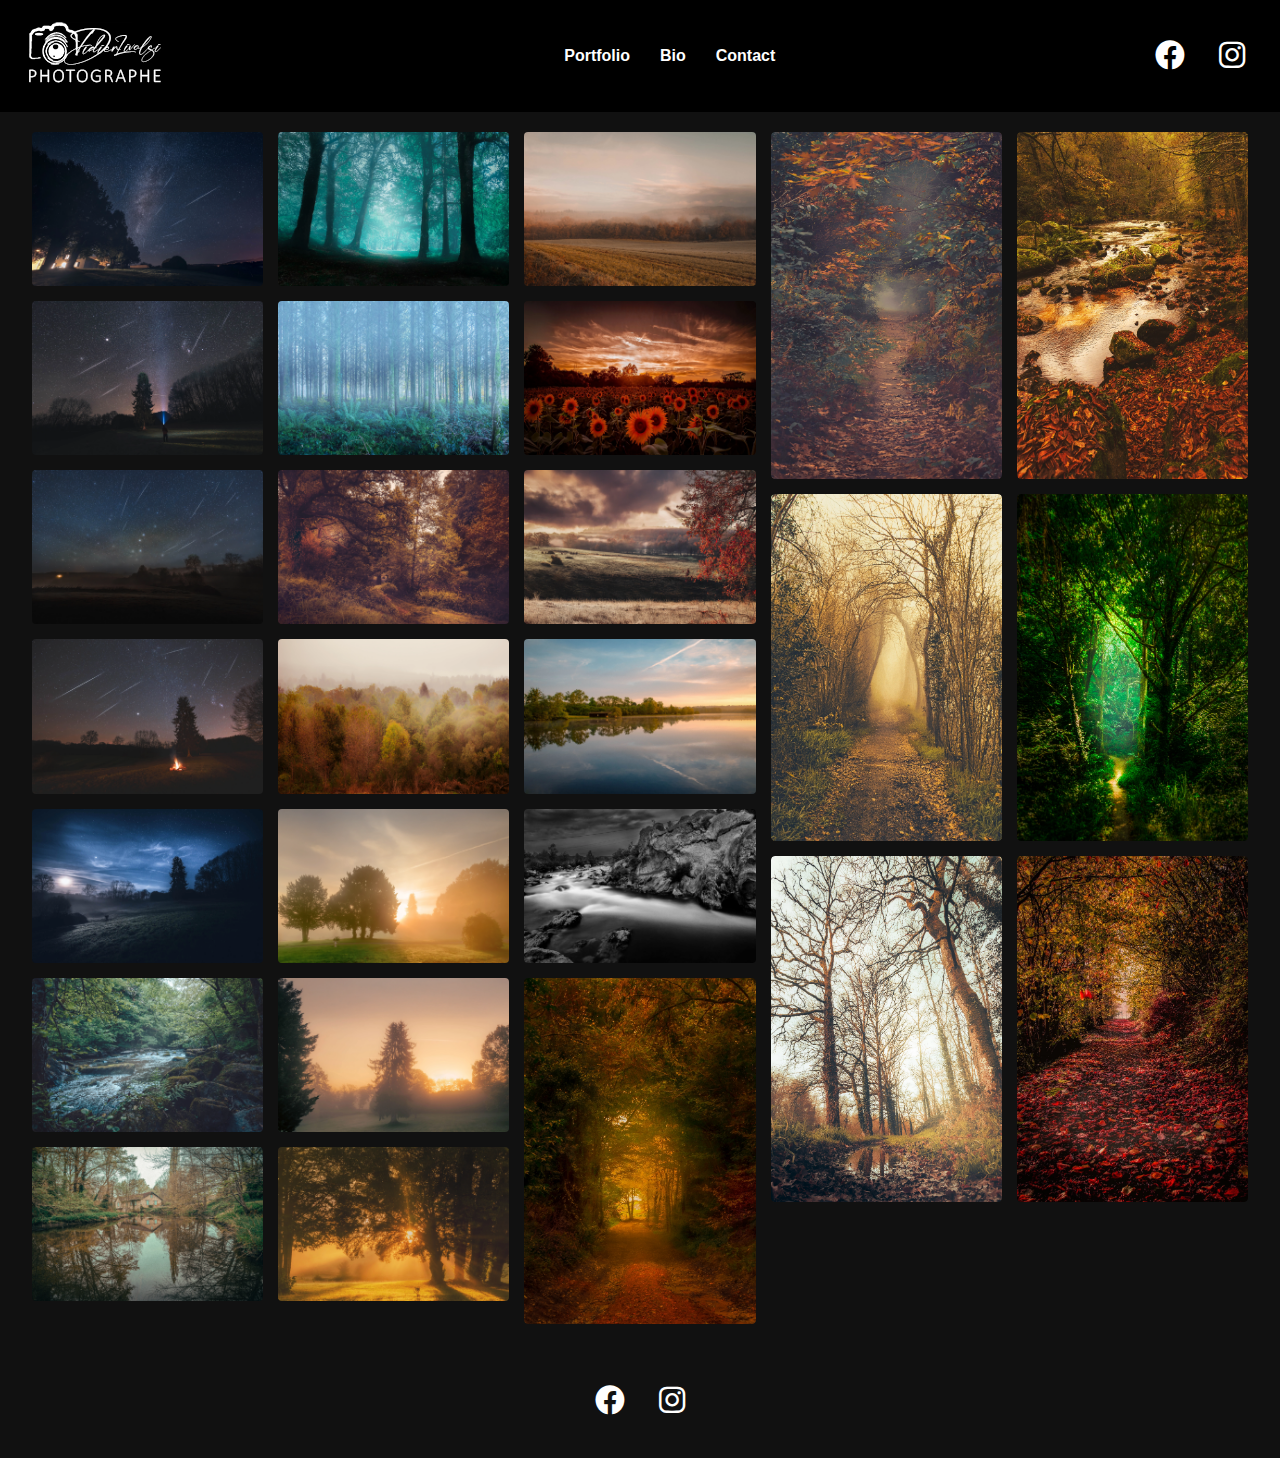
<file: index.html>
<!DOCTYPE html>
<html lang="fr">
<head>
    <meta charset="UTF-8">
    <meta name="viewport" content="width=device-width, initial-scale=1.0">
    <title>Portfolio Photographe</title>
    <link rel="stylesheet" href="style.css">
    <link rel="stylesheet" href="https://cdnjs.cloudflare.com/ajax/libs/font-awesome/6.0.0/css/all.min.css">
	<link rel="icon" type="image/png" href="icons/favicon-96x96.png" sizes="96x96" />
<link rel="icon" type="image/svg+xml" href="icons/favicon.svg" />
<link rel="shortcut icon" href="icons/favicon.ico" />
<link rel="apple-touch-icon" sizes="180x180" href="icons/apple-touch-icon.png" />
<meta name="apple-mobile-web-app-title" content="DLivolsiWeb" />
<link rel="manifest" href="icons/site.webmanifest" />
</head>
<body>
	<div id="toast-message">© Didier LIVOLSI - Images protégées par le droit d'auteur</div>
    <header>
        <nav>
            <div class="logo"><img src="images/logo2.webp" alt="Didier LIVOLSI Logo">
			</div>
            <ul>
                <li><a href="index.html">Portfolio</a></li>
                <li><a href="bio.html">Bio</a></li>
                <li><a href="contact.html">Contact</a></li>
            </ul>
			<div class="social-icons">
				<a href="https://facebook.com/DidierLivolsiPicture" target="_blank"><i class="fab fa-facebook"></i></a>
				<a href="https://instagram.com/didierlivolsi_picture" target="_blank"><i class="fab fa-instagram"></i></a>
			</div>
        </nav>
    </header>

    <main class="portfolio-grid">
        <div class="photo-item"><img src="images/photo1.webp" alt="Description" onclick="openLightbox(this)"></div>
        <div class="photo-item"><img src="images/photo2.webp" alt="Description" onclick="openLightbox(this)"></div>
        <div class="photo-item"><img src="images/photo3.webp" alt="Description" onclick="openLightbox(this)"></div>
        <div class="photo-item"><img src="images/photo4.webp" alt="Description" onclick="openLightbox(this)"></div>
		<div class="photo-item"><img src="images/photo5.webp" alt="Description" onclick="openLightbox(this)"></div>
        <div class="photo-item"><img src="images/photo6.webp" alt="Description" onclick="openLightbox(this)"></div>
        <div class="photo-item"><img src="images/photo7.webp" alt="Description" onclick="openLightbox(this)"></div>
        <div class="photo-item"><img src="images/photo8.webp" alt="Description" onclick="openLightbox(this)"></div>
		<div class="photo-item"><img src="images/photo9.webp" alt="Description" onclick="openLightbox(this)"></div>
        <div class="photo-item"><img src="images/photo10.webp" alt="Description" onclick="openLightbox(this)"></div>
        <div class="photo-item"><img src="images/photo11.webp" alt="Description" onclick="openLightbox(this)"></div>
		<div class="photo-item"><img src="images/photo12.webp" alt="Description" onclick="openLightbox(this)"></div>
        <div class="photo-item"><img src="images/photo13.webp" alt="Description" onclick="openLightbox(this)"></div>
        <div class="photo-item"><img src="images/photo14.webp" alt="Description" onclick="openLightbox(this)"></div>
		<div class="photo-item"><img src="images/photo15.webp" alt="Description" onclick="openLightbox(this)"></div>
        <div class="photo-item"><img src="images/photo16.webp" alt="Description" onclick="openLightbox(this)"></div>
        <div class="photo-item"><img src="images/photo17.webp" alt="Description" onclick="openLightbox(this)"></div>
		<div class="photo-item"><img src="images/photo18.webp" alt="Description" onclick="openLightbox(this)"></div>
        <div class="photo-item"><img src="images/photo19.webp" alt="Description" onclick="openLightbox(this)"></div>
		<div class="photo-item portrait"><img src="images/photo20.webp" alt="Description" onclick="openLightbox(this)"></div>
        <div class="photo-item portrait"><img src="images/photo21.webp" alt="Description" onclick="openLightbox(this)"></div>
		<div class="photo-item portrait"><img src="images/photo22.webp" alt="Description" onclick="openLightbox(this)"></div>
        <div class="photo-item portrait"><img src="images/photo23.webp" alt="Description" onclick="openLightbox(this)"></div>
        <div class="photo-item portrait"><img src="images/photo24.webp" alt="Description" onclick="openLightbox(this)"></div>
		<div class="photo-item portrait"><img src="images/photo25.webp" alt="Description" onclick="openLightbox(this)"></div>
        <div class="photo-item portrait"><img src="images/photo26.webp" alt="Description" onclick="openLightbox(this)"></div>
    </main>

    <div id="lightbox" class="lightbox" onclick="closeLightbox()">
        <span class="close">&times;</span>
        <img class="lightbox-content" id="lightbox-img">
    </div>

    <footer>
        <div class="social-icons">
            <a href="https://facebook.com/DidierLivolsiPicture" target="_blank"><i class="fab fa-facebook"></i></a>
            <a href="https://instagram.com/didierlivolsi_picture" target="_blank"><i class="fab fa-instagram"></i></a>
        </div>
    </footer>

    <script src="script.js"></script>
	<script>
  // Bloque le clic droit sur tout le site
  document.addEventListener('contextmenu', event => event.preventDefault());

  // Empêche le raccourci CTRL+S (Sauvegarder)
  document.addEventListener('keydown', e => {
    if (e.ctrlKey && (e.key === 's' || e.key === 'S')) {
      e.preventDefault();
    }
  });
</script>

<script>
  // On attend que le document soit chargé
  document.addEventListener('DOMContentLoaded', function() {
      
      document.addEventListener('contextmenu', function(e) {
          e.preventDefault(); // Bloque le menu
          
          var toast = document.getElementById("toast-message");
          
          // Debugging : affiche un message dans la console (F12) pour vérifier si ça tourne
          console.log("Clic droit détecté, tentative d'affichage du toast");

          if(toast) {
              toast.classList.add("show");
              
              setTimeout(function(){ 
                  toast.classList.remove("show");
              }, 3000);
          } else {
              console.error("L'élément #toast-message n'a pas été trouvé dans le HTML !");
          }
      }, false);
      
  });
</script>
</body>
</html>
</file>
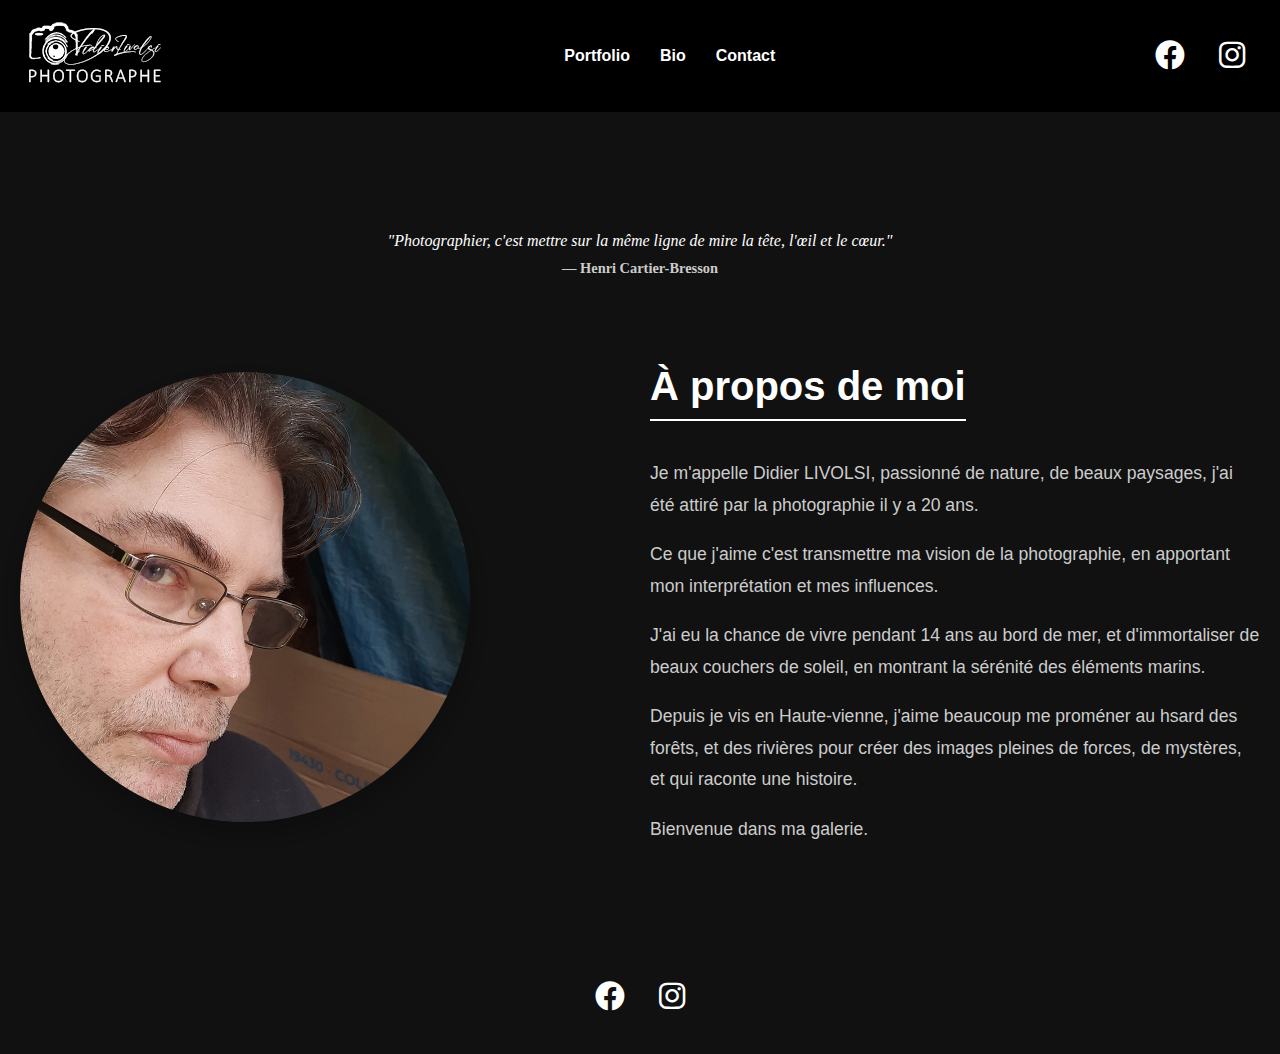
<file: bio.html>
<!DOCTYPE html>
<html lang="fr">
<head>
    <meta charset="UTF-8">
    <meta name="viewport" content="width=device-width, initial-scale=1.0">
    <title>Bio - Photographe</title>
    <link rel="stylesheet" href="style.css">
    <link rel="stylesheet" href="https://cdnjs.cloudflare.com/ajax/libs/font-awesome/6.0.0/css/all.min.css">
	<link rel="icon" type="image/png" href="/icons/favicon-96x96.png" sizes="96x96" />
<link rel="icon" type="image/svg+xml" href="icons/favicon.svg" />
<link rel="shortcut icon" href="icons/favicon.ico" />
<link rel="apple-touch-icon" sizes="180x180" href="icons/apple-touch-icon.png" />
<meta name="apple-mobile-web-app-title" content="DLivolsiWeb" />
<link rel="manifest" href="icons/site.webmanifest" />
</head>
<body>

    <header>
        <nav>
            <div class="logo">
			<img src="images/logo2.webp" alt="Didier LIVOLSI Logo">
			</div>
            <ul>
                <li><a href="index.html">Portfolio</a></li>
                <li><a href="bio.html">Bio</a></li>
                <li><a href="contact.html">Contact</a></li>
            </ul>
		 <div class="social-icons">
             <a href="https://facebook.com/didierlivolsi_picture" target="_blank"><i class="fab fa-facebook"></i></a>
            <a href="https://instagram.com/didierlivolsi_picture" target="_blank"><i class="fab fa-instagram"></i></a>
        </div>
        </nav>
	</header>

    <section class="bio-container">
		<blockquote class="bio-quote fade-in">
			"Photographier, c'est mettre sur la même ligne de mire la tête, l'œil et le cœur."
			<cite>— Henri Cartier-Bresson</cite>
		</blockquote>
			<div class="bio-content">
				<div class="bio-image fade-in">
					<img src="images/mon-portrait.webp" alt="Portrait du photographe">
				</div>
            
				<div class="bio-text fade-in">
					<h1>À propos de moi</h1>
					<p>Je m'appelle Didier LIVOLSI, passionné de nature, de beaux paysages, j'ai été attiré par la photographie il y a 20 ans.</p>
					<p>Ce que j'aime c'est transmettre ma vision de la photographie, en apportant mon interprétation et mes influences.</p>
					<p>J'ai eu la chance de vivre pendant 14 ans au bord de mer, et d'immortaliser de beaux couchers de soleil, en montrant la sérénité des éléments marins.</p>
					<p>Depuis je vis en Haute-vienne, j'aime beaucoup me proméner au hsard des forêts, et des rivières pour créer
					des images pleines de forces, de mystères, et qui raconte une histoire.</p>
					<p>Bienvenue dans ma galerie.</p>
				</div>
			</div>
    </section>

    <footer>
        <div class="social-icons">
             <a href="https://facebook.com/didierlivolsi_picture" target="_blank"><i class="fab fa-facebook"></i></a>
            <a href="https://instagram.com/didierlivolsi_picture" target="_blank"><i class="fab fa-instagram"></i></a>
        </div>
    </footer>

</body>
</html>
</file>
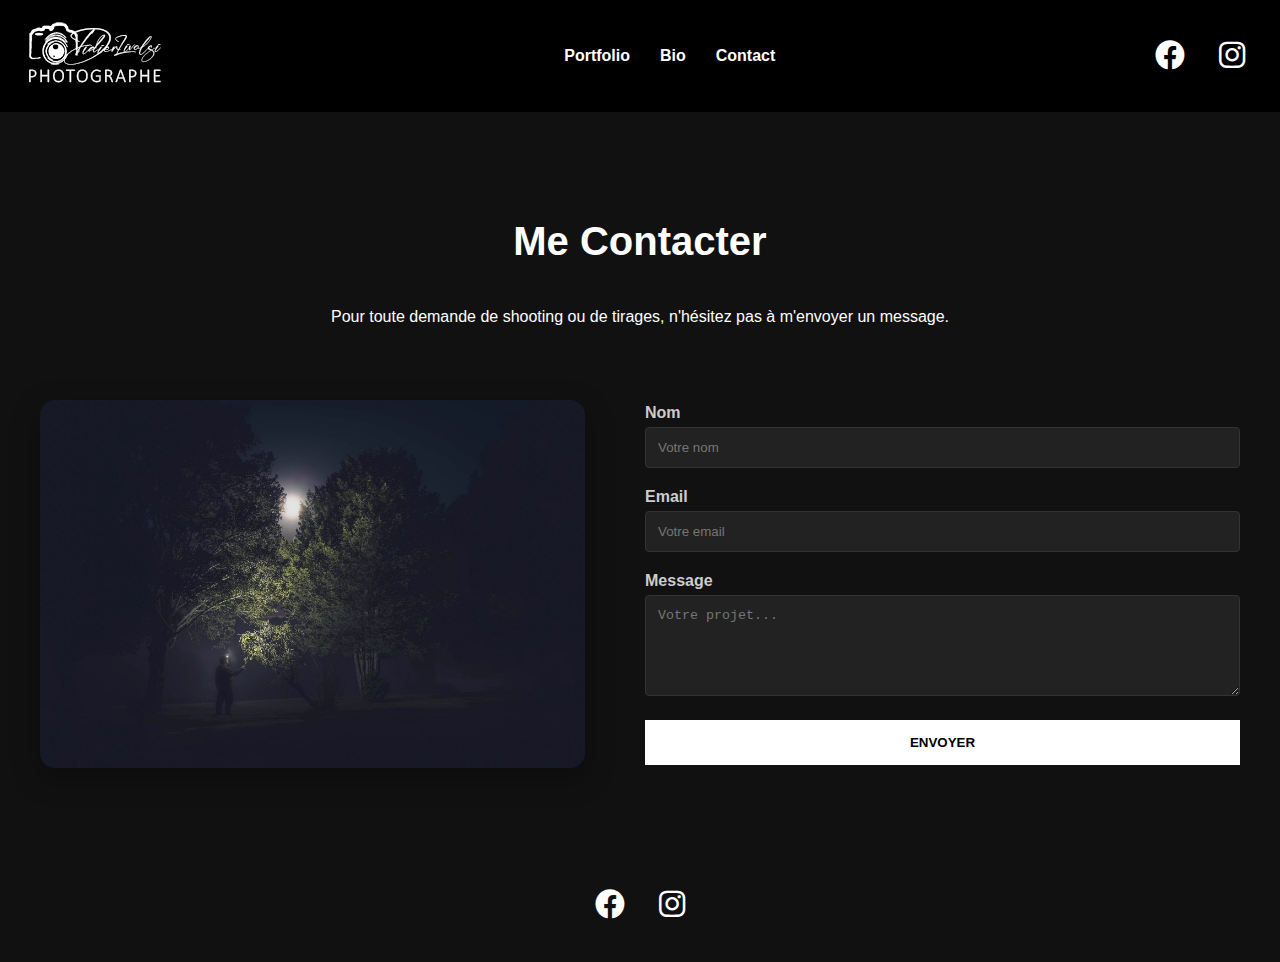
<file: contact.html>
<!DOCTYPE html>
<html lang="fr">
<head>
    <meta charset="UTF-8">
    <meta name="viewport" content="width=device-width, initial-scale=1.0">
    <title>Contact - Photographe</title>
    <link rel="stylesheet" href="style.css">
    <link rel="stylesheet" href="https://cdnjs.cloudflare.com/ajax/libs/font-awesome/6.0.0/css/all.min.css">
	<link rel="icon" type="image/png" href="icons/favicon-96x96.png" sizes="96x96" />
<link rel="icon" type="image/svg+xml" href="icons/favicon.svg" />
<link rel="shortcut icon" href="icons/favicon.ico" />
<link rel="apple-touch-icon" sizes="180x180" href="icons/apple-touch-icon.png" />
<meta name="apple-mobile-web-app-title" content="DLivolsiWeb" />
<link rel="manifest" href="icons/site.webmanifest" />
</head>
<body>

    <header>
        <nav>
            <div class="logo">
			<img src="images/logo2.webp" alt="Didier LIVOLSI Logo">
			</div>
            <ul>
                <li><a href="index.html">Portfolio</a></li>
                <li><a href="bio.html">Bio</a></li>
                <li><a href="contact.html">Contact</a></li>
            </ul>
			<div class="social-icons">
            <a href="https://facebook.com/didierlivolsi_picture" target="_blank"><i class="fab fa-facebook"></i></a>
            <a href="https://instagram.com/didierlivolsi_picture" target="_blank"><i class="fab fa-instagram"></i></a>
        </div>
        </nav>
    </header>

    <section class="contact-container">
        <h1>Me Contacter</h1>
		<br>
        <p>Pour toute demande de shooting ou de tirages, n'hésitez pas à m'envoyer un message.</p>
		<br>
        <div class="contact-content">
        <div class="contact-image">
            <img src="images/photo-contact.webp" alt="Ambiance photographie">
        </div>

        <form id="contact-form" action="https://api.web3forms.com/submit" method="POST">
			<input type="hidden" name="access_key" value="ca61c7e6-5921-4a59-b544-267a342f9dd6">
			<input type="hidden" name="redirect" value="https://didierlivolsi.fr/merci.html">
			<input type="hidden" name="from_name" value="Contact Site Didier Livolsi">
            <div class="form-group">
                <label for="name">Nom</label>
                <input type="text" id="name" name="name" placeholder="Votre nom" required>
            </div>
            
            <div class="form-group">
                <label for="email">Email</label>
                <input type="email" id="email" name="email" placeholder="Votre email" required>
            </div>

            <div class="form-group">
                <label for="message">Message</label>
                <textarea id="message" name="message" rows="5" placeholder="Votre projet..." required></textarea>
            </div>
			
			<input type="checkbox" name="botcheck" class="hidden" style="display: none;">

            <button type="submit" class="btn-submit">Envoyer</button>
        </form>
    </div>
    </section>

    <footer>
        <div class="social-icons">
            <a href="https://facebook.com/didierlivolsi_picture" target="_blank"><i class="fab fa-facebook"></i></a>
            <a href="https://instagram.com/didierlivolsi_picture" target="_blank"><i class="fab fa-instagram"></i></a>
        </div>
    </footer>

</body>
</html>
</file>
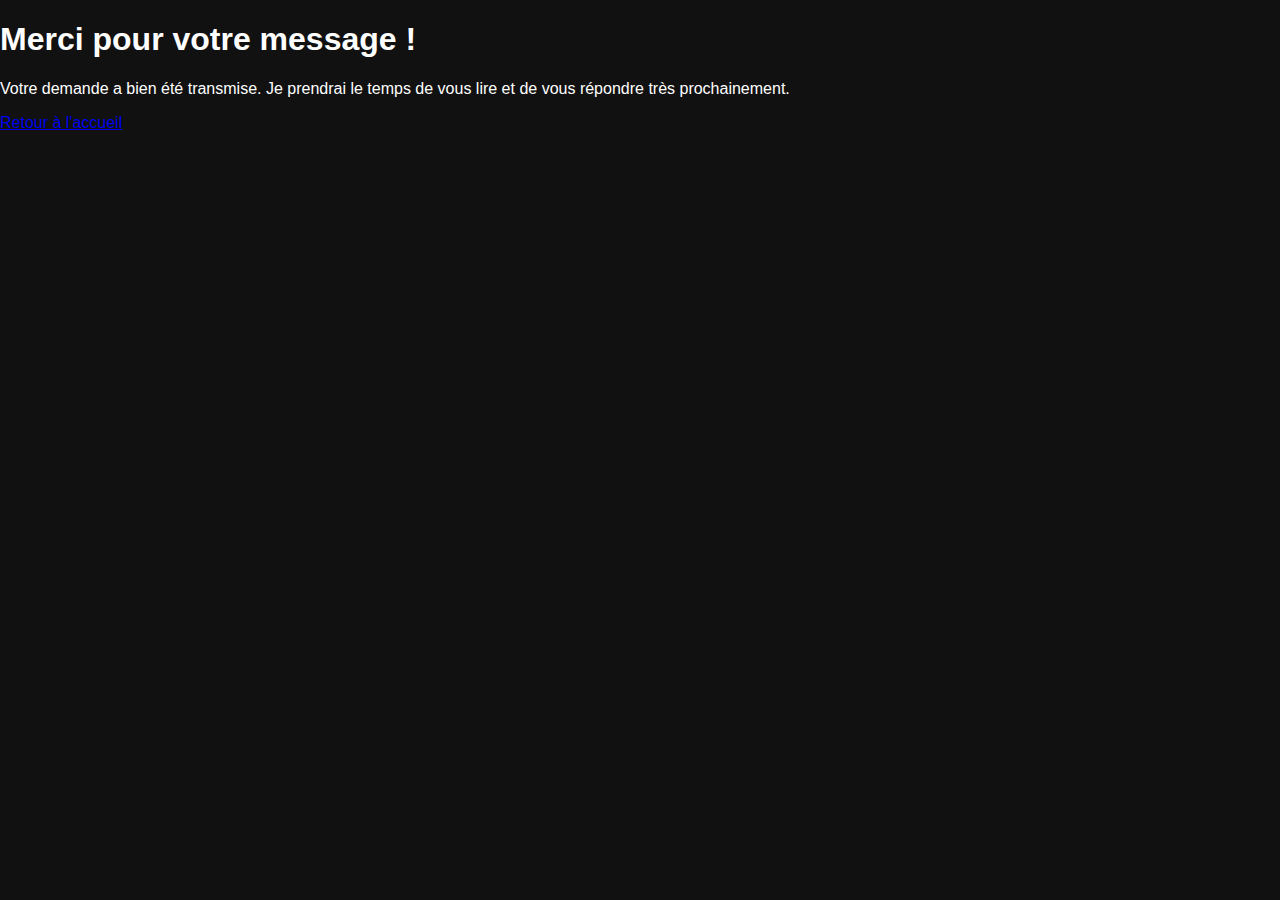
<file: merci.html>
<!DOCTYPE html>
<html lang="fr">
<head>
    <meta charset="UTF-8">
    <title>Merci - Didier Livolsi</title>
    <link rel="stylesheet" href="style.css">
    <link rel="stylesheet" href="https://cdnjs.cloudflare.com/ajax/libs/font-awesome/6.0.0/css/all.min.css">
</head>
<body>

    <main class="thank-you-container">
        <h1>Merci pour votre message !</h1>
        <p>Votre demande a bien été transmise. Je prendrai le temps de vous lire et de vous répondre très prochainement.</p>
        <a href="index.html" class="btn-home">Retour à l'accueil</a>
    </main>

    </body>
</html>
</file>
<file: style.css>
/* Styles Généraux */
body {
    font-family: 'Helvetica', Arial, sans-serif;
    margin: 0;
    background-color: #111; /* Fond sombre pour faire ressortir les photos */
    color: #fff;
}

/* Navigation */
header {
    padding: 20px;
    background: #000;
	display: flex;
    justify-content: center; /* Centre le contenu horizontalement */
}

nav {
    display: flex;
    justify-content: space-between;
    align-items: center;
	width: 100%;
    max-width: 1400px; /* Aligné sur la largeur de votre .bio-container */
    margin: 0 auto;    /* Centre le bloc nav lui-même */
}

nav ul {
    list-style: none;
    display: flex;
	margin: 0;
    padding: 0;
}

nav ul li { margin-left: 30px; }

nav ul li a {
    color: white;
    text-decoration: none;
    font-weight: bold;
	transition: color 0.3s ease;
}

nav ul li a:hover {
    color: #ccc; /* Petit effet au survol */
}

/* Grille Responsive (s'adapte automatiquement) */
.portfolio-grid {
    column-count: 5;
	/* On définit que chaque colonne fait au minimum 200px, 
       mais ne peut pas dépasser environ 20% (100/5) de la largeur totale */
    grid-template-columns: repeat(auto-fill, minmax(calc(20% - 15px), 1fr));
    column-gap: 15px;
    padding: 20px 10px;
	/* ÉLÉMENTS CLÉS POUR LE CENTRAGE */
    max-width: 1400px;  /* Limite la largeur pour ne pas que les 5 photos soient trop étirées */
    margin: 0 auto;     /* Centre le bloc horizontalement sur la page */
    width: 95%;         /* Permet d'avoir une marge de sécurité sur les petits écrans */
	justify-content: center; /* Centre les éléments si la ligne n'est pas complète */
	align-items: end; /* Aligne toutes les images sur la ligne du bas pour un effet galerie photo */
}

/* Optionnel : Ajustement pour les petits écrans (Tablettes / Mobiles) */
@media (max-width: 1200px) {
    .portfolio-grid {
        /* On passe à 3 photos max sur tablettes */
        grid-template-columns: repeat(auto-fill, minmax(calc(33.33% - 15px), 1fr));
    }
}

@media (max-width: 600px) {
    .portfolio-grid {
        /* On passe à 1 ou 2 photos sur mobile */
        grid-template-columns: repeat(auto-fill, minmax(calc(50% - 15px), 1fr));
    }
}

.photo-item {
	break-inside : avoid; /* TRÈS IMPORTANT : Empêche la photo de se couper entre deux colonnes */
	margin-bottom: 15px; /* Espace vertical entre les photos */
	position: relative;
    overflow: hidden; /* Pour que le zoom et le voile ne dépassent pas des bords */
    border-radius: 4px;
    cursor: pointer;
}

/*On crée le voile gris (invisible par défaut) */
.photo-item::after {
    content: "";
    position: absolute;
    top: 0;
    left: 0;
    width: 100%;
    height: 100%;
    background-color: rgba(128, 128, 128, 0.6); /* Gris avec 60% d'opacité */
    opacity: 0; /* Invisible au départ */
    transition: opacity 0.3s ease;
    pointer-events: none; /* Permet de cliquer sur l'image à travers le voile */
    z-index: 2;
}

.photo-item img {	
    width: 100%;
	/* On définit le format paysage ici */
	aspect-ratio: 3 / 2;
	/* Le object-fit: cover est essentiel : il remplit le cadre sans déformer l'image */
    object-fit: cover;
	display: block;
    cursor: pointer;
    transition: transform 0.3s ease /* On prépare la transition pour le transform ET le filtre */
	border-radius: 4px; /* Optionnel : pour adoucir les angles */
	z-index: 1;
	/* Empêche le menu contextuel sur certains navigateurs mobiles */
    -webkit-touch-callout: none;
    /* Empêche de glisser l'image */
    user-select: none;
    -webkit-user-drag: none;
}

.photo-item img:hover { 
	transform: scale(1.05); 
}

.photo-item:hover::after {
	background-color: rgba(128, 128, 128, 0.6); /* Devient gris au survol */
    opacity: 1; /* Le voile gris apparaît */
}

/* Classe spécifique pour les photos verticales */
.photo-item.portrait img {
    aspect-ratio: 2 / 3; /* Format portrait classique (inverse du 3/2) */
	object-fit: cover;
    cursor: pointer;
    transition: transform 0.3s ease;
	border-radius: 4px; /* Optionnel : pour adoucir les angles */
}



/* Effet Lightbox (Photo en grand) */
.lightbox {
    display: none;
    position: fixed;
    z-index: 1000;
    left: 0;
    top: 0;
    width: 100%;
    height: 100%;
    background-color: rgba(0, 0, 0, 0.9); /* Transparence noire derrière */
    justify-content: center;
    align-items: center;
}

.lightbox-content {
    max-width: 90%;
    max-height: 80%;
    box-shadow: 0 0 20px rgba(255,255,255,0.2);
}

.close {
    position: absolute;
    top: 20px;
    right: 35px;
    color: #fff;
    font-size: 40px;
    cursor: pointer;
}

/* Footer */
footer {
    text-align: center;
    padding: 40px;
}

.social-icons a {
    color: white;
    font-size: 30px;
    margin: 0 15px;
    transition: color 0.3s;
}

.social-icons a:hover { color: #ccc; }


/* Styles pour la page Contact */
.contact-container {
    max-width: 1200px;
    margin: 60px auto;
    padding: 20px;
    text-align: center; /* Centre le titre et l'introduction */
}

.contact-content {
    display: flex;
    align-items: stretch; /* Fait en sorte que l'image et le formulaire aient la même hauteur */
    gap: 60px;            /* Espace entre l'image et le formulaire */
    margin-top: 40px;
    text-align: left;     /* Aligne le texte du formulaire à gauche */
    flex-wrap: wrap;      /* Empilement automatique sur mobile */
}

.contact-image {
    flex: 1 1 400px;      /* Largeur flexible avec un minimum de 400px */
}

.contact-image img {
    width: 100%;
    height: 100%;
    object-fit: cover;    /* Remplit tout l'espace proprement */
    border-radius: 15px;  /* Bords arrondis comme sur la bio */
    box-shadow: 0 10px 30px rgba(0,0,0,0.3);
}

.contact-container h1 {
    font-size: 2.5rem;
    margin-bottom: 10px;
}

#contact-form {
    flex: 1 1 450px;      /* Le formulaire prend un peu plus d'espace */
    display: flex;
    flex-direction: column;
    justify-content: center;
}

/* Ajustement pour mobile */
@media (max-width: 768px) {
    .contact-content {
        flex-direction: column;
        gap: 30px;
    }
    
    .contact-image {
        flex: 1 1 auto;
        height: 300px; /* Hauteur fixe pour l'image sur mobile */
    }
}

.form-group {
    margin-bottom: 20px;
}

.form-group label {
    display: block;
    margin-bottom: 5px;
    font-weight: bold;
    color: #ccc;
}

.form-group input, .form-group textarea {
    width: 100%;
    padding: 12px;
    border: 1px solid #333;
    background: #222;
    color: white;
    border-radius: 4px;
    box-sizing: border-box; /* Important pour que le padding n'élargisse pas le champ */
}

.form-group input:focus, .form-group textarea:focus {
    outline: none;
    border-color: #fff;
}

.btn-submit {
    width: 100%;
    padding: 15px;
    background-color: #fff;
    color: #000;
    border: none;
    font-weight: bold;
    text-transform: uppercase;
    cursor: pointer;
    transition: background 0.3s;
}

.btn-submit:hover {
    background-color: #ccc;
}

/* Styles pour la page Bio */
.bio-container {
    max-width: 1400px;
    margin: 80px auto;
    padding: 20px;
}

.bio-content {
    display: flex;
    align-items: center; /* Aligne le haut de la photo et du texte */
    gap: 180px;           /* Espace entre l'image et le texte */
    flex-wrap: wrap;     /* Permet le passage à la ligne sur mobile */
}

.bio-image {
    flex: 0 1 450px;    /* L'image prendra au moins 400px si possible */
}

.bio-image img {
    width: 100%;
    height: 100%;
	object-fit: cover;
    border-radius: 50%; /* Optionnel : léger arrondi */
    filter: grayscale(20%); /* Optionnel : style artistique */
	box-shadow: 0 10px 30px rgba(0,0,0,0.3); /* AJOUT : Une légère ombre portée pour donner du relief à la photo */
}

.bio-text {
    flex: 1 1 400px;
}

.bio-text h1 {
    font-size: 2.5rem;
    margin-bottom: 20px;
    border-bottom: 2px solid #fff;
    display: inline-block;
    padding-bottom: 10px;
}

.bio-text p {
    line-height: 1.8;
    color: #ccc;
    font-size: 1.1rem;
    margin-bottom: 15px;
}

/* Ajustement spécifique pour les petits écrans */
@media (max-width: 768px) {
    .bio-content {
        flex-direction: column; /* Force l'empilement vertical */
        text-align: center;
    }
    
    .bio-text h1 {
        margin-top: 20px;
    }
}

/* Animation de fondu */
.fade-in {
    opacity: 1;
    transform: translateY(20px);
    transition: opacity 1s ease-in-out, transform 1.2s ease-out;
}

/* Classe qui sera activée par le JavaScript */
.fade-in.visible {
    opacity: 1;
    transform: translateY(0);
}

.bio-quote {
    text-align: center;
    max-width: 800px;
    margin: 0 auto 60px auto; /* 60px d'espace sous la citation */
    padding: 0 20px;
    font-family: 'Georgia', serif;
    font-style: italic;
    color: #fff;
}

.bio-quote cite {
    display: block;
    margin-top: 10px;
    font-style: normal;
    font-weight: bold;
    font-size: 0.9rem;
    color: #ccc;
}

#toast-message {
    visibility: hidden;
    min-width: 300px;
    background-color: #333 !important;
    color: #fff !important;
    text-align: center;
    border-radius: 4px;
    padding: 16px;
    position: fixed;
    z-index: 2000 !important; /* Toujours au-dessus de tout */
    left: 50%;
    bottom: 30px;
    transform: translateX(-50%);
    font-family: sans-serif;
    font-size: 14px;
    box-shadow: 0 4px 15px rgba(0,0,0,0.5);
}

#toast-message.show {
    visibility: visible;
    animation: fadein 0.5s, fadeout 0.5s 2.5s;
}

/* Animations d'apparition et de disparition */
@keyframes fadein {
    from { bottom: 0; opacity: 0; }
    to { bottom: 30px; opacity: 1; }
}

@keyframes fadeout {
    from { bottom: 30px; opacity: 1; }
    to { bottom: 0; opacity: 0; }
}
</file>
